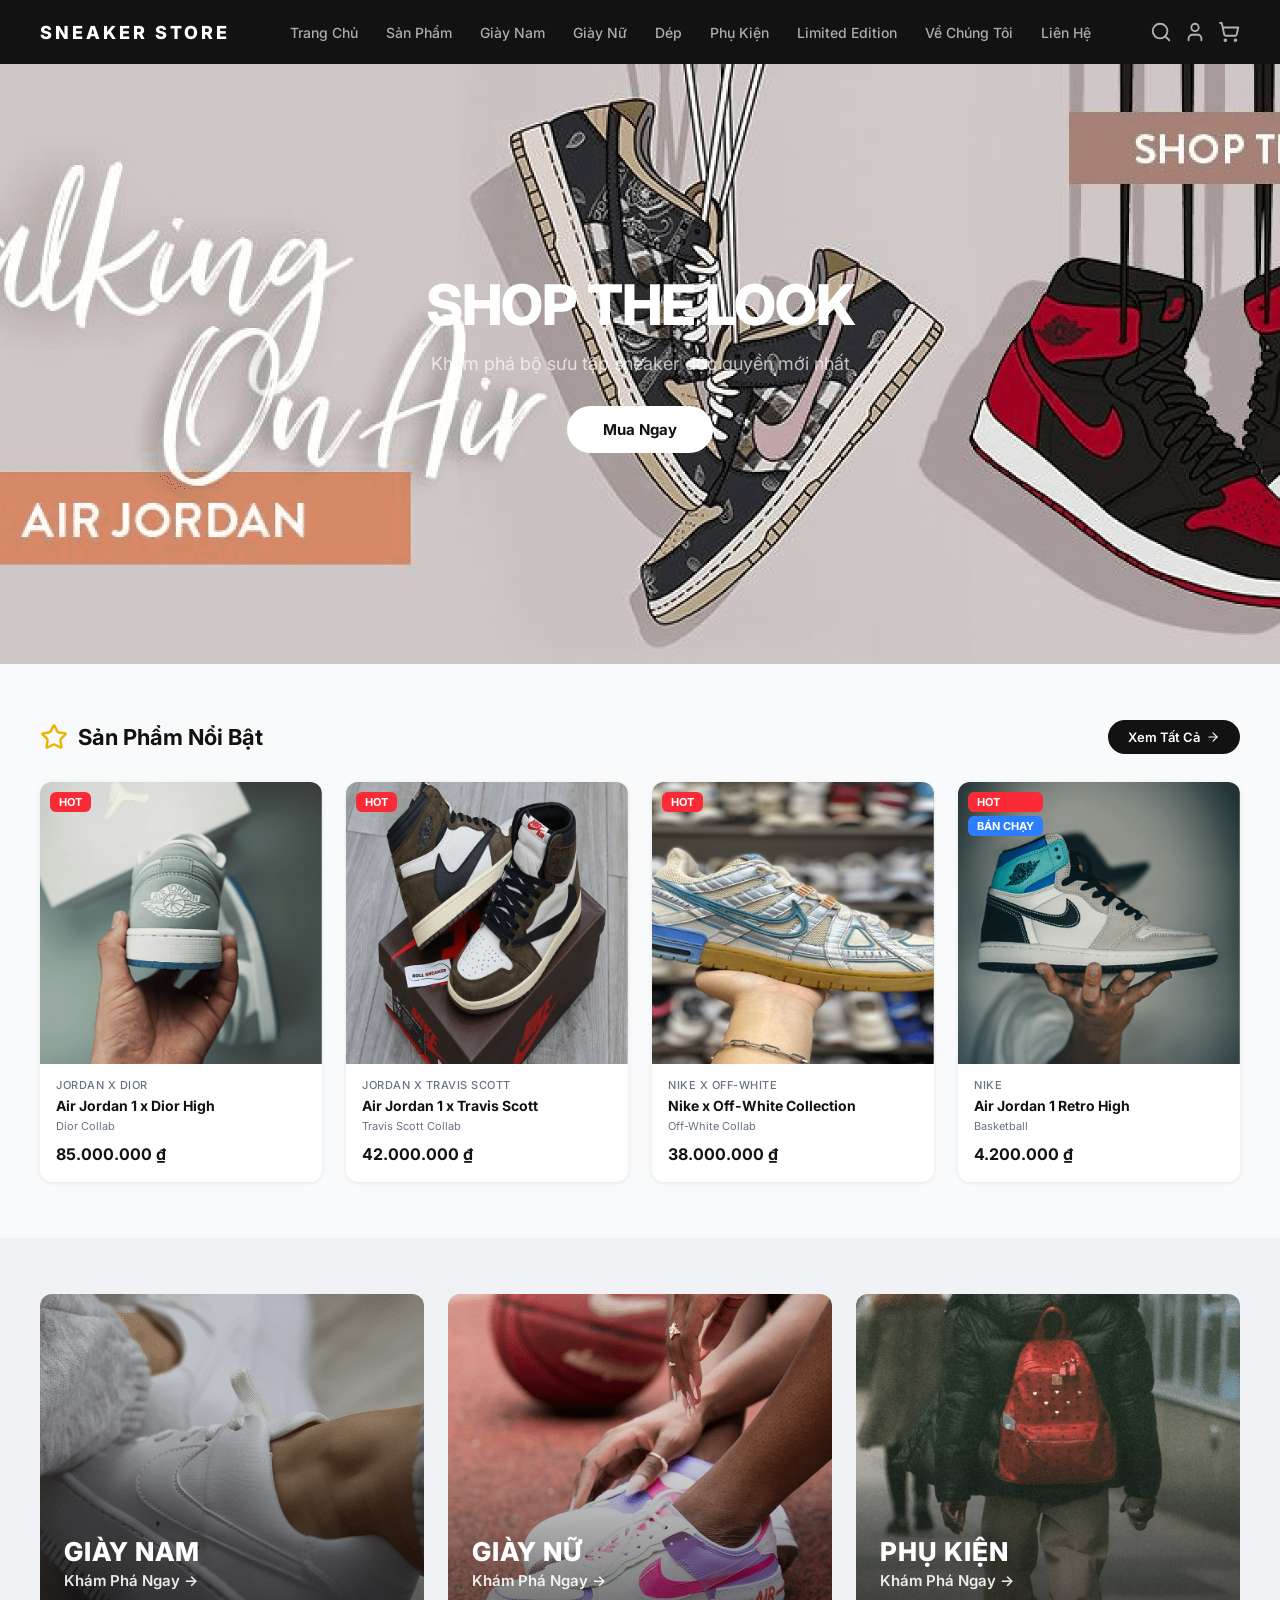
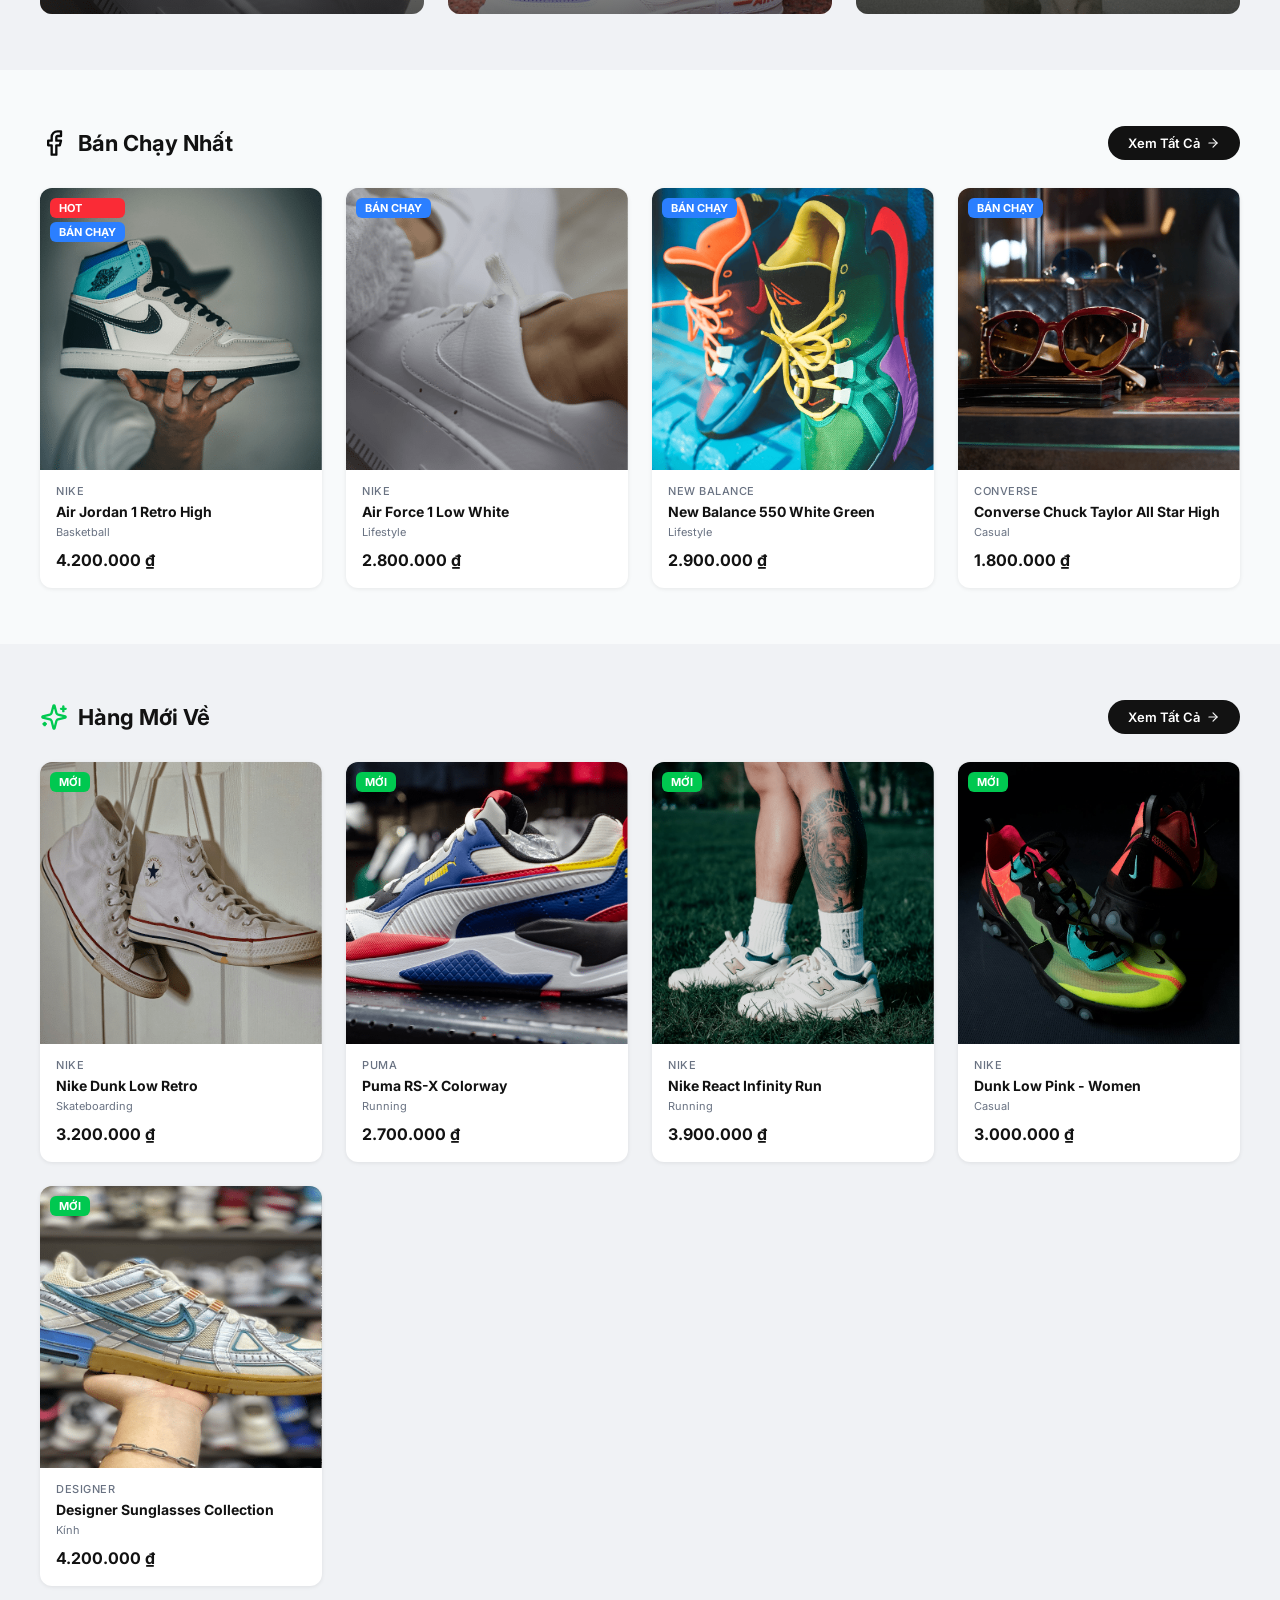
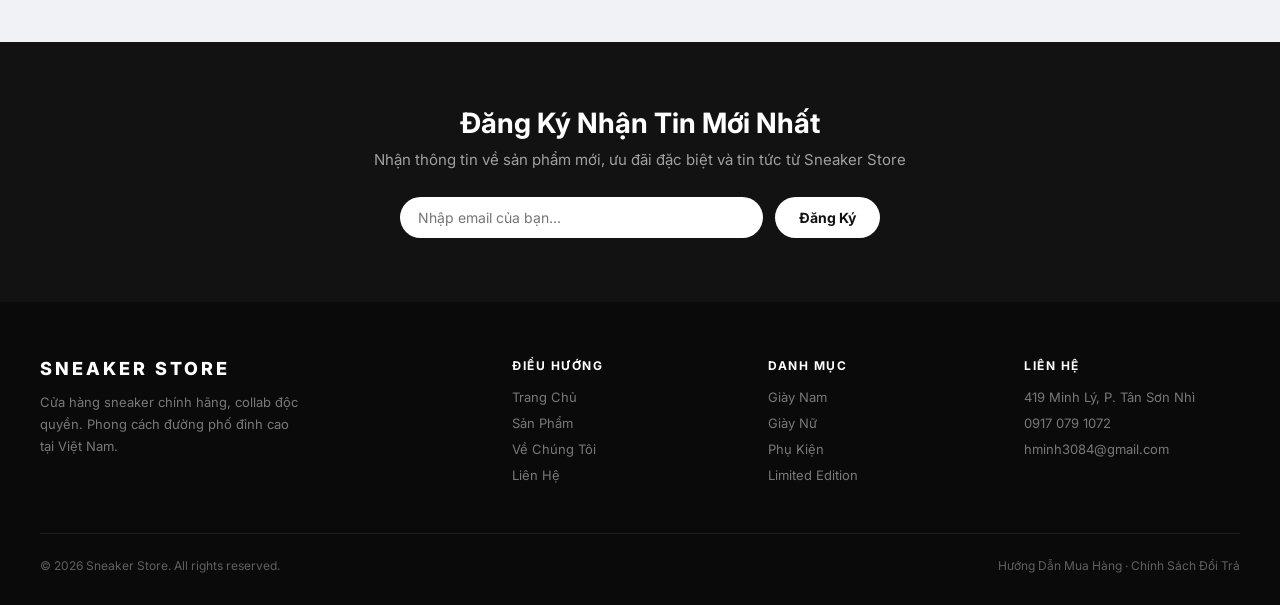
<file: index.html>
<!DOCTYPE html>
<html lang="vi">
  <head>
    <title>Sneaker Store</title>
    <meta name="viewport" content="width=device-width, initial-scale=1.0" />
    <meta charset="utf-8" />
    <link rel="stylesheet" href="https://fonts.googleapis.com/css2?family=Inter:wght@400;500;600;700;800&display=swap" />
    <link rel="stylesheet" href="./style.css" />
    <style>
      :root {
        --dark: #121212;
        --gray: #697282;
        --light: #f8fafb;
        --white: #ffffff;
        --red: #fa2b36;
        --blue: #2b7fff;
        --green: #00c850;
        --border: #e5e7eb;
      }
      * { box-sizing: border-box; margin: 0; padding: 0; }
      body { font-family: Inter, sans-serif; background: var(--light); color: var(--dark); }
      a { text-decoration: none; color: inherit; }
      img { display: block; max-width: 100%; }

      /* NAVBAR */
      .navbar {
        width: 100%; background: var(--dark); position: sticky; top: 0; z-index: 100;
        display: flex; align-items: center; justify-content: space-between;
        padding: 0 40px; height: 64px;
      }
      .navbar-logo { color: #fff; font-size: 18px; font-weight: 800; letter-spacing: 3px; }
      .navbar-links { display: flex; gap: 28px; align-items: center; }
      .navbar-links a { color: rgba(255,255,255,0.65); font-size: 14px; font-weight: 500; transition: color 0.2s; }
      .navbar-links a:hover { color: #fff; }
      .navbar-icons { display: flex; gap: 12px; align-items: center; }
      .navbar-icons img { width: 22px; height: 22px; filter: invert(1); opacity: 0.7; cursor: pointer; transition: opacity 0.2s; }
      .navbar-icons img:hover { opacity: 1; }

      /* HERO BANNER */
      .hero {
        width: 100%; height: 600px; position: relative; overflow: hidden;
        background: linear-gradient(90deg, #101727 0%, #354152 100%);
        display: flex; align-items: center; justify-content: center;
      }
      .hero-bg { position: absolute; inset: 0; width: 100%; height: 100%; object-fit: cover; opacity: 0.4; }
      .hero-overlay { position: absolute; inset: 0; width: 100%; height: 100%; object-fit: cover; z-index: 1; }
      .hero-content {
        position: relative; z-index: 2; text-align: center; max-width: 600px; padding: 0 24px;
      }
      .hero-content h1 { color: #fff; font-size: 56px; font-weight: 800; line-height: 1.1; letter-spacing: -1px; margin-bottom: 16px; }
      .hero-content p { color: rgba(255,255,255,0.7); font-size: 18px; margin-bottom: 32px; }
      .hero-btn {
        display: inline-block; padding: 14px 36px; background: #fff; color: var(--dark);
        border-radius: 32px; font-size: 15px; font-weight: 700; transition: all 0.2s;
      }
      .hero-btn:hover { background: #f0f0f0; transform: translateY(-2px); }

      /* CATEGORY BANNER */
      .section { width: 100%; padding: 56px 0; }
      .section-inner { max-width: 1400px; margin: 0 auto; padding: 0 40px; }
      .section-bg { background: #f0f2f5; }

      .section-header { display: flex; align-items: center; justify-content: space-between; margin-bottom: 28px; }
      .section-title { display: flex; align-items: center; gap: 10px; }
      .section-title img { width: 28px; height: 28px; }
      .section-title h2 { font-size: 22px; font-weight: 700; white-space: nowrap; }
      .btn-viewall {
        display: inline-flex; align-items: center; gap: 6px; padding: 9px 20px;
        background: var(--dark); color: #fff; border-radius: 24px;
        font-size: 13px; font-weight: 600; white-space: nowrap; transition: background 0.2s;
      }
      .btn-viewall:hover { background: #333; }
      .btn-viewall img { width: 14px; height: 14px; filter: invert(1); }

      /* PRODUCT GRID */
      .product-grid { display: grid; grid-template-columns: repeat(4, 1fr); gap: 24px; }
      @media(max-width: 1100px) { .product-grid { grid-template-columns: repeat(3, 1fr); } }
      @media(max-width: 767px) { .product-grid { grid-template-columns: repeat(2, 1fr); } .section-inner { padding: 0 20px; } .navbar { padding: 0 20px; } }
      @media(max-width: 479px) { .product-grid { grid-template-columns: 1fr; } }

      /* PRODUCT CARD */
      .pcard {
        background: var(--white); border-radius: 12px; overflow: hidden;
        box-shadow: 0 1px 4px rgba(0,0,0,0.08); transition: box-shadow 0.25s, transform 0.25s;
        display: flex; flex-direction: column;
      }
      .pcard:hover { box-shadow: 0 12px 32px rgba(0,0,0,0.16); transform: translateY(-5px); }
      .pcard-img {
        width: 100%; aspect-ratio: 1/1; background-size: cover; background-position: center;
        background-color: #eef0f3; position: relative; overflow: hidden;
      }
      .pcard:hover .pcard-img { filter: brightness(0.93); }
      .pcard-badges { position: absolute; top: 10px; left: 10px; display: flex; flex-direction: column; gap: 4px; z-index: 2; }
      .badge { padding: 3px 9px; border-radius: 6px; font-size: 11px; font-weight: 700; color: #fff; display: inline-block; }
      .badge-hot { background: var(--red); }
      .badge-new { background: var(--green); }
      .badge-sale { background: var(--blue); }
      .pcard-info { padding: 14px 16px 18px; display: flex; flex-direction: column; gap: 3px; flex: 1; }
      .pcard-brand { font-size: 11px; font-weight: 500; color: var(--gray); text-transform: uppercase; letter-spacing: 0.5px; }
      .pcard-name { font-size: 14px; font-weight: 700; color: var(--dark); line-height: 1.35; margin-top: 2px; }
      .pcard-cat { font-size: 11px; color: var(--gray); }
      .pcard-price { font-size: 16px; font-weight: 700; color: var(--dark); margin-top: 8px; }

      /* CATEGORY GRID */
      .cat-grid { display: grid; grid-template-columns: repeat(3, 1fr); gap: 24px; }
      @media(max-width: 767px) { .cat-grid { grid-template-columns: 1fr; } }
      .cat-card {
        border-radius: 12px; overflow: hidden; position: relative; height: 320px;
        display: block; transition: transform 0.25s;
      }
      .cat-card:hover { transform: scale(1.02); }
      .cat-card img { width: 100%; height: 100%; object-fit: cover; }
      .cat-card-overlay { position: absolute; inset: 0; background: linear-gradient(to top, rgba(0,0,0,0.55) 0%, transparent 60%); }
      .cat-card-info { position: absolute; bottom: 24px; left: 24px; color: #fff; }
      .cat-card-info h3 { font-size: 26px; font-weight: 800; letter-spacing: 1px; }
      .cat-card-info span { font-size: 15px; font-weight: 600; display: flex; align-items: center; gap: 6px; margin-top: 4px; opacity: 0.9; }

      /* NEWSLETTER */
      .newsletter { background: var(--dark); padding: 64px 40px; text-align: center; }
      .newsletter h2 { color: #fff; font-size: 28px; font-weight: 700; margin-bottom: 10px; }
      .newsletter p { color: rgba(255,255,255,0.6); font-size: 15px; margin-bottom: 28px; }
      .newsletter-form { display: flex; gap: 12px; max-width: 480px; margin: 0 auto; }
      .newsletter-form input {
        flex: 1; padding: 12px 18px; border-radius: 32px; border: none; outline: none;
        font-size: 14px; font-family: Inter, sans-serif;
      }
      .newsletter-form button {
        padding: 12px 24px; background: #fff; color: var(--dark); border: none;
        border-radius: 32px; font-size: 14px; font-weight: 700; cursor: pointer;
        font-family: Inter, sans-serif; white-space: nowrap; transition: background 0.2s;
      }
      .newsletter-form button:hover { background: #e0e0e0; }

      /* FOOTER */
      .footer { background: #0a0a0a; padding: 56px 40px 32px; }
      .footer-inner { max-width: 1400px; margin: 0 auto; display: grid; grid-template-columns: 2fr 1fr 1fr 1fr; gap: 40px; }
      @media(max-width: 767px) { .footer-inner { grid-template-columns: 1fr 1fr; } }
      .footer-brand { font-size: 18px; font-weight: 800; color: #fff; letter-spacing: 3px; margin-bottom: 12px; }
      .footer-desc { font-size: 13px; color: rgba(255,255,255,0.45); line-height: 1.7; max-width: 260px; }
      .footer-col h4 { color: #fff; font-size: 12px; font-weight: 700; letter-spacing: 1.5px; text-transform: uppercase; margin-bottom: 16px; }
      .footer-col a { display: block; color: rgba(255,255,255,0.45); font-size: 13px; margin-bottom: 10px; transition: color 0.2s; }
      .footer-col a:hover { color: #fff; }
      .footer-bottom { max-width: 1400px; margin: 40px auto 0; padding-top: 24px; border-top: 1px solid rgba(255,255,255,0.08); display: flex; justify-content: space-between; align-items: center; flex-wrap: wrap; gap: 12px; }
      .footer-bottom span { color: rgba(255,255,255,0.35); font-size: 12px; }
    </style>
  </head>
  <body>

    <!-- NAVBAR -->
    <nav class="navbar">
      <a href="./index.html" class="navbar-logo">SNEAKER STORE</a>
      <div class="navbar-links">
        <a href="./index.html">Trang Chủ</a>
        <a href="./product.html">Sản Phẩm</a>
        <a href="./product.html">Giày Nam</a>
        <a href="./product.html">Giày Nữ</a>
        <a href="./product.html">Dép</a>
        <a href="./product.html">Phụ Kiện</a>
        <a href="./product.html">Limited Edition</a>
        <a href="#">Về Chúng Tôi</a>
        <a href="#">Liên Hệ</a>
      </div>
      <div class="navbar-icons">
        <img src="public/frame4625-l1uh.svg" alt="search" />
        <img src="public/frame4629-6krm.svg" alt="cart" />
        <a href="./product.html"><img src="public/frame4636-nhxb.svg" alt="user" /></a>
      </div>
    </nav>

    <!-- HERO BANNER -->
    <div class="hero">
      <img src="public/divabsolute415-t9wq-1600w.png" alt="" class="hero-bg" />
      <img src="public/divabsolute417-fo9i-1600w.png" alt="" class="hero-overlay" />
      <div class="hero-content">
        <h1>SHOP THE LOOK</h1>
        <p>Khám phá bộ sưu tập sneaker độc quyền mới nhất</p>
        <a href="./product.html" class="hero-btn">Mua Ngay</a>
      </div>
    </div>

    <!-- SẢN PHẨM NỔI BẬT -->
    <div class="section">
      <div class="section-inner">
        <div class="section-header">
          <div class="section-title">
            <img src="public/frame464-9p2j.svg" alt="" />
            <h2>Sản Phẩm Nổi Bật</h2>
          </div>
          <a href="./product.html" class="btn-viewall">
            Xem Tất Cả <img src="public/frame481-i08c.svg" alt="" />
          </a>
        </div>
        <div class="product-grid">
          <a href="./product-detail.html?id=1" class="pcard">
            <div class="pcard-img" style="background-image:url('public/tq_gquycljss2-6i4w-1500w.png')">
              <div class="pcard-badges"><span class="badge badge-hot">HOT</span></div>
            </div>
            <div class="pcard-info">
              <div class="pcard-brand">Jordan x Dior</div>
              <div class="pcard-name">Air Jordan 1 x Dior High</div>
              <div class="pcard-cat">Dior Collab</div>
              <div class="pcard-price">85.000.000 ₫</div>
            </div>
          </a>
          <a href="./product-detail.html?id=2" class="pcard">
            <div class="pcard-img" style="background-image:url('public/tq_ypwzdgntei-cghv-1500w.png')">
              <div class="pcard-badges"><span class="badge badge-hot">HOT</span></div>
            </div>
            <div class="pcard-info">
              <div class="pcard-brand">Jordan x Travis Scott</div>
              <div class="pcard-name">Air Jordan 1 x Travis Scott</div>
              <div class="pcard-cat">Travis Scott Collab</div>
              <div class="pcard-price">42.000.000 ₫</div>
            </div>
          </a>
          <a href="./product-detail.html?id=3" class="pcard">
            <div class="pcard-img" style="background-image:url('public/tq_arooc0aocm-oerl-1500w.png')">
              <div class="pcard-badges"><span class="badge badge-hot">HOT</span></div>
            </div>
            <div class="pcard-info">
              <div class="pcard-brand">Nike x Off-White</div>
              <div class="pcard-name">Nike x Off-White Collection</div>
              <div class="pcard-cat">Off-White Collab</div>
              <div class="pcard-price">38.000.000 ₫</div>
            </div>
          </a>
          <a href="./product-detail.html?id=4" class="pcard">
            <div class="pcard-img" style="background-image:url('public/tq_8yjdzrca_d-749q-1500w.png')">
              <div class="pcard-badges"><span class="badge badge-hot">HOT</span><span class="badge badge-sale">BÁN CHẠY</span></div>
            </div>
            <div class="pcard-info">
              <div class="pcard-brand">Nike</div>
              <div class="pcard-name">Air Jordan 1 Retro High</div>
              <div class="pcard-cat">Basketball</div>
              <div class="pcard-price">4.200.000 ₫</div>
            </div>
          </a>
        </div>
      </div>
    </div>

    <!-- DANH MỤC -->
    <div class="section section-bg">
      <div class="section-inner">
        <div class="cat-grid">
          <a href="./product.html" class="cat-card">
            <img src="public/divabsolute4196-4n2w-400h.png" alt="Giày Nam" />
            <div class="cat-card-overlay"></div>
            <div class="cat-card-info">
              <h3>GIÀY NAM</h3>
              <span>Khám Phá Ngay →</span>
            </div>
          </a>
          <a href="./product.html" class="cat-card">
            <img src="public/divabsolute4210-uw9-400h.png" alt="Giày Nữ" />
            <div class="cat-card-overlay"></div>
            <div class="cat-card-info">
              <h3>GIÀY NỮ</h3>
              <span>Khám Phá Ngay →</span>
            </div>
          </a>
          <a href="./product.html" class="cat-card">
            <img src="public/divabsolute4224-kh5j-400h.png" alt="Phụ Kiện" />
            <div class="cat-card-overlay"></div>
            <div class="cat-card-info">
              <h3>PHỤ KIỆN</h3>
              <span>Khám Phá Ngay →</span>
            </div>
          </a>
        </div>
      </div>
    </div>

    <!-- BÁN CHẠY NHẤT -->
    <div class="section">
      <div class="section-inner">
        <div class="section-header">
          <div class="section-title">
            <img src="public/frame4511-jtv.svg" alt="" />
            <h2>Bán Chạy Nhất</h2>
          </div>
          <a href="./product.html" class="btn-viewall">
            Xem Tất Cả <img src="public/frame4248-mruh.svg" alt="" />
          </a>
        </div>
        <div class="product-grid">
          <a href="./product-detail.html?id=4" class="pcard">
            <div class="pcard-img" style="background-image:url('public/tq_6jjjpnihgu-vif4-1500w.png')">
              <div class="pcard-badges"><span class="badge badge-hot">HOT</span><span class="badge badge-sale">BÁN CHẠY</span></div>
            </div>
            <div class="pcard-info">
              <div class="pcard-brand">Nike</div>
              <div class="pcard-name">Air Jordan 1 Retro High</div>
              <div class="pcard-cat">Basketball</div>
              <div class="pcard-price">4.200.000 ₫</div>
            </div>
          </a>
          <a href="./product-detail.html?id=6" class="pcard">
            <div class="pcard-img" style="background-image:url('public/tq_5cykavvul3-uaqp-1500w.png')">
              <div class="pcard-badges"><span class="badge badge-sale">BÁN CHẠY</span></div>
            </div>
            <div class="pcard-info">
              <div class="pcard-brand">Nike</div>
              <div class="pcard-name">Air Force 1 Low White</div>
              <div class="pcard-cat">Lifestyle</div>
              <div class="pcard-price">2.800.000 ₫</div>
            </div>
          </a>
          <a href="./product-detail.html?id=7" class="pcard">
            <div class="pcard-img" style="background-image:url('public/tq_c-d7d3r4hd-2ul9-1500w.png')">
              <div class="pcard-badges"><span class="badge badge-sale">BÁN CHẠY</span></div>
            </div>
            <div class="pcard-info">
              <div class="pcard-brand">New Balance</div>
              <div class="pcard-name">New Balance 550 White Green</div>
              <div class="pcard-cat">Lifestyle</div>
              <div class="pcard-price">2.900.000 ₫</div>
            </div>
          </a>
          <a href="./product-detail.html?id=12" class="pcard">
            <div class="pcard-img" style="background-image:url('public/tq_pwie4moijp-dvj-1500w.png')">
              <div class="pcard-badges"><span class="badge badge-sale">BÁN CHẠY</span></div>
            </div>
            <div class="pcard-info">
              <div class="pcard-brand">Converse</div>
              <div class="pcard-name">Converse Chuck Taylor All Star High</div>
              <div class="pcard-cat">Casual</div>
              <div class="pcard-price">1.800.000 ₫</div>
            </div>
          </a>
        </div>
      </div>
    </div>

    <!-- HÀNG MỚI VỀ -->
    <div class="section section-bg">
      <div class="section-inner">
        <div class="section-header">
          <div class="section-title">
            <img src="public/frame4348-u8d8.svg" alt="" />
            <h2>Hàng Mới Về</h2>
          </div>
          <a href="./product.html" class="btn-viewall">
            Xem Tất Cả <img src="public/frame4361-alga.svg" alt="" />
          </a>
        </div>
        <div class="product-grid">
          <a href="./product-detail.html?id=7" class="pcard">
            <div class="pcard-img" style="background-image:url('public/tq_cloclj0emi-9eh4-1500w.png')">
              <div class="pcard-badges"><span class="badge badge-new">MỚI</span></div>
            </div>
            <div class="pcard-info">
              <div class="pcard-brand">Nike</div>
              <div class="pcard-name">Nike Dunk Low Retro</div>
              <div class="pcard-cat">Skateboarding</div>
              <div class="pcard-price">3.200.000 ₫</div>
            </div>
          </a>
          <a href="./product-detail.html?id=8" class="pcard">
            <div class="pcard-img" style="background-image:url('public/tq_fyln7pxnuw-wl3s-1500w.png')">
              <div class="pcard-badges"><span class="badge badge-new">MỚI</span></div>
            </div>
            <div class="pcard-info">
              <div class="pcard-brand">Puma</div>
              <div class="pcard-name">Puma RS-X Colorway</div>
              <div class="pcard-cat">Running</div>
              <div class="pcard-price">2.700.000 ₫</div>
            </div>
          </a>
          <a href="./product-detail.html?id=9" class="pcard">
            <div class="pcard-img" style="background-image:url('public/tq_o862czeini-d7ov-1500w.png')">
              <div class="pcard-badges"><span class="badge badge-new">MỚI</span></div>
            </div>
            <div class="pcard-info">
              <div class="pcard-brand">Nike</div>
              <div class="pcard-name">Nike React Infinity Run</div>
              <div class="pcard-cat">Running</div>
              <div class="pcard-price">3.900.000 ₫</div>
            </div>
          </a>
          <a href="./product-detail.html?id=10" class="pcard">
            <div class="pcard-img" style="background-image:url('public/tq_g8dv8a-j3u-8vjj-1500w.png')">
              <div class="pcard-badges"><span class="badge badge-new">MỚI</span></div>
            </div>
            <div class="pcard-info">
              <div class="pcard-brand">Nike</div>
              <div class="pcard-name">Dunk Low Pink - Women</div>
              <div class="pcard-cat">Casual</div>
              <div class="pcard-price">3.000.000 ₫</div>
            </div>
          </a>
          <a href="./product-detail.html?id=11" class="pcard">
            <div class="pcard-img" style="background-image:url('public/tq_arooc0aocm-oerl-1500w.png')">
              <div class="pcard-badges"><span class="badge badge-new">MỚI</span></div>
            </div>
            <div class="pcard-info">
              <div class="pcard-brand">Designer</div>
              <div class="pcard-name">Designer Sunglasses Collection</div>
              <div class="pcard-cat">Kính</div>
              <div class="pcard-price">4.200.000 ₫</div>
            </div>
          </a>
        </div>
      </div>
    </div>

    <!-- NEWSLETTER -->
    <div class="newsletter">
      <h2>Đăng Ký Nhận Tin Mới Nhất</h2>
      <p>Nhận thông tin về sản phẩm mới, ưu đãi đặc biệt và tin tức từ Sneaker Store</p>
      <div class="newsletter-form">
        <input type="email" placeholder="Nhập email của bạn..." />
        <button>Đăng Ký</button>
      </div>
    </div>

    <!-- FOOTER -->
    <footer class="footer">
      <div class="footer-inner">
        <div>
          <div class="footer-brand">SNEAKER STORE</div>
          <div class="footer-desc">Cửa hàng sneaker chính hãng, collab độc quyền. Phong cách đường phố đỉnh cao tại Việt Nam.</div>
        </div>
        <div class="footer-col">
          <h4>Điều Hướng</h4>
          <a href="./index.html">Trang Chủ</a>
          <a href="./product.html">Sản Phẩm</a>
          <a href="#">Về Chúng Tôi</a>
          <a href="#">Liên Hệ</a>
        </div>
        <div class="footer-col">
          <h4>Danh Mục</h4>
          <a href="./product.html">Giày Nam</a>
          <a href="./product.html">Giày Nữ</a>
          <a href="./product.html">Phụ Kiện</a>
          <a href="./product.html">Limited Edition</a>
        </div>
        <div class="footer-col">
          <h4>Liên Hệ</h4>
          <a href="#">419 Minh Lý, P. Tân Sơn Nhì</a>
          <a href="#">0917 079 1072</a>
          <a href="#">hminh3084@gmail.com</a>
        </div>
      </div>
      <div class="footer-bottom">
        <span>© 2026 Sneaker Store. All rights reserved.</span>
        <span>Hướng Dẫn Mua Hàng · Chính Sách Đổi Trả</span>
      </div>
    </footer>

  </body>
</html>
</file>
<file: style.css>
:root {
  --dl-layout-size-large: 144px;
  --dl-layout-size-small: 48px;
  --dl-layout-space-unit: 16px;
  --dl-layout-size-medium: 96px;
  --dl-layout-size-xlarge: 192px;
  --dl-layout-size-xsmall: 16px;
  --dl-color-theme-accent1: #FFFFFF;
  --dl-color-theme-accent2: #F5D1B0;
  --dl-layout-radius-round: 50%;
  --dl-layout-size-xxlarge: 288px;
  --dl-color-theme-primary1: #BF4408;
  --dl-color-theme-primary2: #E65103;
  --dl-layout-size-maxwidth: 1400px;
  --dl-layout-radius-radius2: 2px;
  --dl-layout-radius-radius4: 4px;
  --dl-layout-radius-radius8: 8px;
  --dl-layout-space-halfunit: 8px;
  --dl-layout-space-sixunits: 96px;
  --dl-layout-space-twounits: 32px;
  --dl-color-theme-secondary1: #FFFFFF;
  --dl-color-theme-secondary2: #FBF1EB;
  --dl-layout-space-fiveunits: 80px;
  --dl-layout-space-fourunits: 64px;
  --dl-layout-space-threeunits: 48px;
  --dl-color-theme-neutral-dark: #191818;
  --dl-layout-radius-cardradius: 8px;
  --dl-color-theme-neutral-light: #FBFAF9;
  --dl-color-www.figma.com-black: rgba(0, 0, 0, 1);
  --dl-color-www.figma.com-white: rgba(255, 255, 255, 1);
  --dl-layout-radius-imageradius: 8px;
  --dl-layout-radius-inputradius: 24px;
  --dl-layout-radius-buttonradius: 24px;
  --dl-color-www.figma.com-black10: rgba(0, 0, 0, 0.10000000149011612);
  --dl-color-www.figma.com-black50: rgba(0, 0, 0, 0.5);
  --dl-color-www.figma.com-codgray: rgba(10, 10, 10, 1);
  --dl-color-www.figma.com-mischka: rgba(208, 213, 219, 1);
  --dl-color-www.figma.com-palesky: rgba(105, 114, 130, 1);
  --dl-color-www.figma.com-riverbed: rgba(73, 85, 101, 1);
  --dl-layout-space-oneandhalfunits: 24px;
  --dl-color-www.figma.com-malachite: rgba(0, 200, 80, 1);
  --dl-color-www.figma.com-redorange: rgba(250, 43, 54, 1);
  --dl-color-www.figma.com-athensgray: rgba(248, 250, 251, 1);
  --dl-color-www.figma.com-dodgerblue: rgba(43, 127, 255, 1);
  --dl-color-www.figma.com-codgraywhite: rgba(18, 18, 18, 1);
  --dl-color-www.figma.com-selectiveyellow: rgba(239, 176, 0, 1);
}
 
.button {
  color: var(--dl-color-theme-neutral-dark);
  display: inline-block;
  padding: 0.5rem 1rem;
  border-color: var(--dl-color-theme-neutral-dark);
  border-width: 1px;
  border-radius: 4px;
  background-color: var(--dl-color-theme-neutral-light);
}
 
.input {
  color: var(--dl-color-theme-neutral-dark);
  cursor: auto;
  padding: 0.5rem 1rem;
  border-color: var(--dl-color-theme-neutral-dark);
  border-width: 1px;
  border-radius: 4px;
  background-color: var(--dl-color-theme-neutral-light);
}
 
.textarea {
  color: var(--dl-color-theme-neutral-dark);
  cursor: auto;
  padding: 0.5rem;
  border-color: var(--dl-color-theme-neutral-dark);
  border-width: 1px;
  border-radius: 4px;
  background-color: var(--dl-color-theme-neutral-light);
}
 
.list {
  width: 100%;
  margin: 1em 0px 1em 0px;
  display: block;
  padding: 0px 0px 0px 1.5rem;
  list-style-type: none;
  list-style-position: outside;
}
 
.list-item {
  display: list-item;
}
 
.teleport-show {
  display: flex !important;
  transform: none !important;
}
 
.thq-input {
  color: var(--dl-color-theme-neutral-dark);
  cursor: auto;
  outline: none;
  padding: 0.5rem 1rem;
  align-self: stretch;
  text-align: center;
  border-color: var(--dl-color-theme-neutral-dark);
  border-width: 1px;
  border-radius: var(--dl-layout-radius-inputradius);
  background-color: var(--dl-color-theme-neutral-light);
}
 
.thq-input:focus {
  outline: 1px solid var(--dl-color-theme-primary1);
}
 
.thq-button-filled {
  gap: var(--dl-layout-space-halfunit);
  fill: var(--dl-color-theme-secondary1);
  color: var(--dl-color-theme-secondary1);
  cursor: pointer;
  display: flex;
  transition: 0.3s;
  align-items: center;
  font-weight: bold;
  padding-top: var(--dl-layout-space-halfunit);
  white-space: nowrap;
  border-color: var(--dl-color-theme-primary1);
  border-width: 1px;
  padding-left: var(--dl-layout-space-oneandhalfunits);
  border-radius: var(--dl-layout-radius-buttonradius);
  padding-right: var(--dl-layout-space-oneandhalfunits);
  padding-bottom: var(--dl-layout-space-halfunit);
  justify-content: center;
  background-color: var(--dl-color-theme-primary1);
}
 
.thq-button-filled:hover {
  fill: var(--dl-color-theme-secondary2);
  color: var(--dl-color-theme-secondary2);
  border-color: var(--dl-color-theme-primary2);
  background-color: var(--dl-color-theme-primary2);
}
 
.thq-button-outline {
  gap: var(--dl-layout-space-halfunit);
  fill: var(--dl-color-theme-primary1);
  color: var(--dl-color-theme-primary1);
  border: 1px solid;
  cursor: pointer;
  display: flex;
  transition: 0.3s;
  align-items: center;
  font-weight: bold;
  padding-top: var(--dl-layout-space-halfunit);
  white-space: nowrap;
  border-color: var(--dl-color-theme-primary1);
  padding-left: var(--dl-layout-space-oneandhalfunits);
  border-radius: var(--dl-layout-radius-buttonradius);
  padding-right: var(--dl-layout-space-oneandhalfunits);
  padding-bottom: var(--dl-layout-space-halfunit);
  justify-content: center;
}
 
.thq-button-outline:hover {
  fill: var(--dl-color-theme-secondary2);
  color: var(--dl-color-theme-secondary2);
  border-color: var(--dl-color-theme-primary2);
  background-color: var(--dl-color-theme-primary2);
}
 
.thq-button-flat {
  gap: var(--dl-layout-space-halfunit);
  fill: var(--dl-color-theme-primary1);
  color: var(--dl-color-theme-primary1);
  cursor: pointer;
  display: flex;
  transition: 0.3s;
  align-items: center;
  font-weight: bold;
  padding-top: var(--dl-layout-space-halfunit);
  white-space: nowrap;
  border-color: transparent;
  border-width: 1px;
  padding-left: var(--dl-layout-space-oneandhalfunits);
  border-radius: var(--dl-layout-radius-buttonradius);
  padding-right: var(--dl-layout-space-oneandhalfunits);
  padding-bottom: var(--dl-layout-space-halfunit);
  justify-content: center;
}
 
.thq-button-flat:hover {
  fill: var(--dl-color-theme-secondary1);
  color: var(--dl-color-theme-secondary1);
  border-color: var(--dl-color-theme-primary2);
  background-color: var(--dl-color-theme-primary2);
}
 
.thq-heading-1 {
  font-size: 48px;
  font-family: STIX Two Text;
  font-weight: 700;
  line-height: 1.5;
}
 
.thq-heading-2 {
  font-size: 35px;
  font-family: STIX Two Text;
  font-weight: 600;
  line-height: 1.5;
}
 
.thq-heading-3 {
  font-size: 26px;
  font-family: STIX Two Text;
  font-weight: 600;
  line-height: 1.5;
}
 
.thq-body-large {
  font-size: 18px;
  font-family: Noto Sans;
  line-height: 1.5;
}
 
.thq-body-small {
  font-size: 16px;
  font-family: Noto Sans;
  line-height: 1.5;
}
 
.thq-team-image-round {
  width: 80px;
  height: 80px;
  object-fit: cover;
  border-radius: 50%;
}
 
.thq-section-padding {
  width: 100%;
  display: flex;
  padding: var(--dl-layout-space-fiveunits);
  position: relative;
  align-items: center;
  flex-direction: column;
}
 
.thq-section-max-width {
  width: 100%;
  max-width: var(--dl-layout-size-maxwidth);
}
 
.thq-img-ratio-1-1 {
  width: 100%;
  object-fit: cover;
  aspect-ratio: 1/1;
  border-radius: var(--dl-layout-radius-imageradius);
}
 
.thq-img-ratio-16-9 {
  width: 100%;
  object-fit: cover;
  aspect-ratio: 16/9;
  border-radius: var(--dl-layout-radius-imageradius);
}
 
.thq-img-ratio-4-3 {
  width: 100%;
  object-fit: cover;
  aspect-ratio: 4/3;
  border-radius: var(--dl-layout-radius-imageradius);
}
 
.thq-img-ratio-4-6 {
  width: 100%;
  object-fit: cover;
  aspect-ratio: 4/6;
  border-radius: var(--dl-layout-radius-imageradius);
}
 
.thq-img-round {
  width: 100%;
  border-radius: var(--dl-layout-radius-round);
}
 
.thq-flex-column {
  gap: var(--dl-layout-space-twounits);
  display: flex;
  overflow: hidden;
  position: relative;
  align-items: center;
  flex-direction: column;
}
 
.thq-flex-row {
  gap: var(--dl-layout-space-twounits);
  display: flex;
  overflow: hidden;
  position: relative;
  align-items: center;
}
 
.thq-grid-6 {
  display: grid;
  grid-gap: var(--dl-layout-space-twounits);
  grid-template-columns: 1fr 1fr 1fr 1fr 1fr 1fr;
}
 
.thq-grid-5 {
  display: grid;
  grid-gap: var(--dl-layout-space-twounits);
  grid-template-columns: 1fr 1fr 1fr 1fr 1fr;
}
 
.thq-card {
  gap: var(--dl-layout-space-oneandhalfunits);
  display: flex;
  padding: var(--dl-layout-space-twounits);
  align-items: stretch;
  border-radius: var(--dl-layout-radius-cardradius);
  flex-direction: column;
}
 
.thq-box-shadow {
  box-shadow: 0px 0px 5px -2px var(--dl-color-theme-neutral-dark);
}
 
.thq-grid-3 {
  display: grid;
  grid-gap: var(--dl-layout-space-twounits);
  grid-template-columns: 1fr 1fr 1fr;
}
 
.thq-grid-4 {
  display: grid;
  grid-gap: var(--dl-layout-space-twounits);
  grid-template-columns: 1fr 1fr 1fr 1fr;
}
 
.thq-grid-2 {
  width: 100%;
  display: grid;
  grid-gap: var(--dl-layout-space-twounits);
  grid-template-columns: 1fr 1fr;
}
 
.thq-checkbox {
  width: var(--dl-layout-size-xsmall);
  height: var(--dl-layout-size-xsmall);
}
 
.thq-select {
  cursor: pointer;
  appearance: none;
  padding-top: var(--dl-layout-space-halfunit);
  padding-left: var(--dl-layout-space-unit);
  border-radius: var(--dl-layout-radius-inputradius);
  padding-right: var(--dl-layout-space-twounits);
  padding-bottom: var(--dl-layout-space-halfunit);
  background-color: var(--dl-color-theme-neutral-light);
  background-image: url('data:image/svg+xml;charset=US-ASCII,%3Csvg width%3D%2220%22 height%3D%2220%22 xmlns%3D%22http%3A//www.w3.org/2000/svg%22 viewBox%3D%220 0 20 20%22 fill%3D%22%23000%22%3E%3Cpath d%3D%22M4.293 7.293a1 1 0 011.414 0L10 11.586l4.293-4.293a1 1 0 111.414 1.414l-5 5a1 1 0 01-1.414 0l-5-5a1 1 0 010-1.414z%22/%3E%3C/svg%3E');
  background-repeat: no-repeat;
  background-position: right 8px center;
}
 
.thq-divider-horizontal {
  width: 100%;
  height: 1px;
  background-color: var(--dl-color-theme-neutral-dark);
}
 
.thq-icon-small {
  width: 24px;
  height: 24px;
}
 
.thq-button-icon {
  fill: var(--dl-color-theme-secondary1);
  padding: 3px;
  transition: 0.3s;
  border-radius: var(--dl-layout-radius-round);
}
 
.thq-button-icon:hover {
  fill: var(--dl-color-theme-secondary2);
}
 
.thq-icon-medium {
  width: var(--dl-layout-size-small);
  height: var(--dl-layout-size-small);
}
 
.thq-icon-x-small {
  width: var(--dl-layout-size-xsmall);
  height: var(--dl-layout-size-xsmall);
}
 
.thq-link {
  cursor: pointer;
  display: inline-block;
  overflow: hidden;
  background: linear-gradient(to right, var(--dl-color-theme-primary1) 50%, var(--dl-color-theme-neutral-dark) 50%);
  transition: background-position 300ms ease;
  font-weight: 600;
  background-clip: text;
  background-size: 200% 100%;
  background-position: 100%;
  -webkit-text-fill-color: transparent;
}
 
.thq-link:hover {
  background-position: 0 100%;
}
 
.thq-grid-auto-300 {
  display: grid;
  grid-gap: var(--dl-layout-space-oneandhalfunits);
  grid-template-columns: repeat(auto-fit, minmax(300px, 1fr));
}
 
.thq-animated-group-vertical-reverse {
  gap: var(--dl-layout-space-unit);
  width: 100%;
  display: flex;
  animation: scroll-y 20s linear infinite;
  align-items: flex-start;
  flex-direction: column;
  justify-content: space-around;
  animation-direction: reverse;
}
 
.thq-animated-group-horizontal-reverse {
  gap: var(--dl-layout-space-unit);
  display: flex;
  animation: scroll-x 20s linear infinite;
  min-width: 100%;
  align-items: center;
  flex-shrink: 0;
  justify-content: space-around;
  animation-direction: reverse;
}
 
.thq-animated-group-vertical {
  gap: var(--dl-layout-space-unit);
  width: 100%;
  display: flex;
  animation: scroll-y 20s linear infinite;
  align-items: flex-start;
  flex-direction: column;
  justify-content: space-around;
}
 
.thq-animated-group-horizontal {
  gap: var(--dl-layout-space-unit);
  display: flex;
  animation: scroll-x 20s linear infinite;
  min-width: 100%;
  align-items: center;
  flex-shrink: 0;
  justify-content: space-around;
}
 
.thq-animated-group-container-vertical {
  gap: var(--dl-layout-space-unit);
  display: flex;
  overflow: hidden;
  flex-direction: column;
}
 
.thq-animated-group-container-horizontal {
  gap: var(--dl-layout-space-unit);
  display: flex;
  overflow: hidden;
}
 
.thq-mask-image-vertical {
  mask-image: linear-gradient(to bottom, transparent, black 1%, black 99%, transparent);
}
 
.thq-mask-image-horizontal {
  mask-image: linear-gradient(to right, transparent, black 1%, black 99%, transparent);
}
 
.thq-img-scale {
  transition: 0.3s;
}
 
.thq-img-scale:hover {
  scale: 1.05;
}
 
.thq-animated-card-bg-1 {
  width: 100%;
  height: 100%;
  transition: transform 0.3s;
  border-radius: var(--dl-layout-radius-cardradius);
  background-color: var(--dl-color-theme-accent1);
}
 
.thq-animated-card-bg-2 {
  transition: transform 0.3s;
  border-radius: var(--dl-layout-radius-cardradius);
  background-color: var(--dl-color-theme-accent2);
}
 
.thq-button-animated {
  outline: none;
  z-index: 1;
  overflow: hidden;
  position: relative;
  border-width: 2px;
}
 
.thq-input::placeholder {
  text-align: center;
  vertical-align: middle;
}
 
.thq-animated-group-container-vertical:hover div {
  animation-play-state: paused;
}
 
.thq-animated-group-container-horizontal:hover div {
  animation-play-state: paused;
}
 
.thq-animated-card-bg-2:has([data-animated="true"]:hover) {
  transform: translate3d(0px, 0px, 0px) scale3d(1, 1, 1) rotateX(0deg) rotateY(0deg) rotateZ(3deg) skew(0deg, 0deg);
}
 
.thq-animated-card-bg-1:has([data-animated="true"]:hover) {
  transform: translate3d(0px, 0px, 0px) scale3d(1, 1, 1) rotateX(0deg) rotateY(0deg) rotateZ(-6deg) skew(0deg, 0deg);
}
 
.thq-button-animated:before {
  top: 0;
  left: -20%;
  color: var(--dl-color-theme-neutral-light);
  width: 200%;
  height: 101%;
  content: "";
  z-index: 1;
  position: absolute;
  transform: scaleX(0);
  transition: transform 0.5s;
  border-radius: var(--dl-layout-radius-buttonradius);
  background-color: var(--dl-color-theme-neutral-dark);
  transform-origin: 0 0;
  transition-timing-function: cubic-bezier(0.5, 1.6, 0.4, 0.7);
}
 
.thq-button-animated:hover::before {
  color: var(--dl-color-theme-neutral-light);
  z-index: -1;
  transform: scaleX(1);
}
 
.Content {
  font-size: 16px;
  font-family: Inter;
  font-weight: 400;
  line-height: 1.15;
  text-transform: none;
  text-decoration: none;
}
 
.www\.figma\.comInterBold {
  font-size: 15.300000190734863px;
  font-style: normal;
  font-family: Inter;
  font-weight: 700px;
  font-stretch: normal;
  letter-spacing: 0em;
}
 
.www\.figma\.comInterBold1 {
  font-size: 15.600000381469727px;
  font-style: normal;
  font-family: Inter;
  font-weight: 700px;
  font-stretch: normal;
  letter-spacing: 0em;
}
 
.www\.figma\.comInterBold2 {
  font-size: 15.899999618530273px;
  font-style: normal;
  font-family: Inter;
  font-weight: 700px;
  font-stretch: normal;
  letter-spacing: 0em;
}
 
.www\.figma\.comInterBold3 {
  font-size: 17.899999618530273px;
  font-style: normal;
  font-family: Inter;
  font-weight: 700px;
  font-stretch: normal;
  letter-spacing: 0em;
}
 
.www\.figma\.comInterBold4 {
  font-size: 18px;
  font-style: normal;
  font-family: Inter;
  font-weight: 700px;
  font-stretch: normal;
  letter-spacing: 0em;
}
 
.www\.figma\.comInterBold5 {
  font-size: 20px;
  font-style: normal;
  font-family: Inter;
  font-weight: 700px;
  font-stretch: normal;
  letter-spacing: 0em;
}
 
.www\.figma\.comInterBold6 {
  font-size: 29.5px;
  font-style: normal;
  font-family: Inter;
  font-weight: 700px;
  font-stretch: normal;
  letter-spacing: 0em;
}
 
.www\.figma\.comInterBold7 {
  font-size: 29.600000381469727px;
  font-style: normal;
  font-family: Inter;
  font-weight: 700px;
  font-stretch: normal;
  letter-spacing: 0em;
}
 
.www\.figma\.comInterBold8 {
  font-size: 29.799999237060547px;
  font-style: normal;
  font-family: Inter;
  font-weight: 700px;
  font-stretch: normal;
  letter-spacing: 0em;
}
 
.www\.figma\.comInterBold9 {
  font-size: 29.899999618530273px;
  font-style: normal;
  font-family: Inter;
  font-weight: 700px;
  font-stretch: normal;
  letter-spacing: 0em;
}
 
.www\.figma\.comInterBold10 {
  font-size: 30px;
  font-style: normal;
  font-family: Inter;
  font-weight: 700px;
  font-stretch: normal;
  letter-spacing: 0em;
}
 
.www\.figma\.comInterMedium {
  font-size: 12.899999618530273px;
  font-style: normal;
  font-family: Inter;
  font-weight: 500px;
  font-stretch: normal;
  letter-spacing: 0em;
}
 
.www\.figma\.comInterMedium1 {
  font-size: 13.300000190734863px;
  font-style: normal;
  font-family: Inter;
  font-weight: 500px;
  font-stretch: normal;
  letter-spacing: 0em;
}
 
.www\.figma\.comInterMedium2 {
  font-size: 13.199999809265137px;
  font-style: normal;
  font-family: Inter;
  font-weight: 500px;
  font-stretch: normal;
  letter-spacing: 0em;
}
 
.www\.figma\.comInterMedium3 {
  font-size: 13.5px;
  font-style: normal;
  font-family: Inter;
  font-weight: 500px;
  font-stretch: normal;
  letter-spacing: 0em;
}
 
.www\.figma\.comInterMedium4 {
  font-size: 13.699999809265137px;
  font-style: normal;
  font-family: Inter;
  font-weight: 500px;
  font-stretch: normal;
  letter-spacing: 0em;
}
 
.www\.figma\.comInterRegular {
  font-size: 11.100000381469727px;
  font-style: normal;
  font-family: Inter;
  font-weight: 400px;
  font-stretch: normal;
  letter-spacing: 0em;
}
 
.www\.figma\.comInterBold11 {
  font-size: 71.69999694824219px;
  font-style: normal;
  font-family: Inter;
  font-weight: 700px;
  font-stretch: normal;
  letter-spacing: 0em;
}
 
.www\.figma\.comInterRegular1 {
  font-size: 11.300000190734863px;
  font-style: normal;
  font-family: Inter;
  font-weight: 400px;
  font-stretch: normal;
  letter-spacing: 0em;
}
 
.www\.figma\.comInterRegular2 {
  font-size: 19.200000762939453px;
  font-style: normal;
  font-family: Inter;
  font-weight: 400px;
  font-stretch: normal;
  letter-spacing: 0em;
}
 
.www\.figma\.comInterRegular3 {
  font-size: 11.399999618530273px;
  font-style: normal;
  font-family: Inter;
  font-weight: 400px;
  font-stretch: normal;
  letter-spacing: 0em;
}
 
.www\.figma\.comInterRegular4 {
  font-size: 11.600000381469727px;
  font-style: normal;
  font-family: Inter;
  font-weight: 400px;
  font-stretch: normal;
  letter-spacing: 0em;
}
 
.www\.figma\.comInterRegular5 {
  font-size: 12.699999809265137px;
  font-style: normal;
  font-family: Inter;
  font-weight: 400px;
  font-stretch: normal;
  letter-spacing: 0em;
}
 
.www\.figma\.comInterRegular6 {
  font-size: 13.100000381469727px;
  font-style: normal;
  font-family: Inter;
  font-weight: 400px;
  font-stretch: normal;
  letter-spacing: 0em;
}
 
.www\.figma\.comInterRegular7 {
  font-size: 13.300000190734863px;
  font-style: normal;
  font-family: Inter;
  font-weight: 400px;
  font-stretch: normal;
  letter-spacing: 0em;
}
 
.www\.figma\.comInterRegular8 {
  font-size: 13.5px;
  font-style: normal;
  font-family: Inter;
  font-weight: 400px;
  font-stretch: normal;
  letter-spacing: 0em;
}
 
.www\.figma\.comInterRegular9 {
  font-size: 13.600000381469727px;
  font-style: normal;
  font-family: Inter;
  font-weight: 400px;
  font-stretch: normal;
  letter-spacing: 0em;
}
 
.www\.figma\.comInterRegular10 {
  font-size: 13.699999809265137px;
  font-style: normal;
  font-family: Inter;
  font-weight: 400px;
  font-stretch: normal;
  letter-spacing: 0em;
}
 
.www\.figma\.comInterRegular11 {
  font-size: 13.800000190734863px;
  font-style: normal;
  font-family: Inter;
  font-weight: 400px;
  font-stretch: normal;
  letter-spacing: 0em;
}
 
.www\.figma\.comInterRegular12 {
  font-size: 14px;
  font-style: normal;
  font-family: Inter;
  font-weight: 400px;
  font-stretch: normal;
  letter-spacing: 0em;
}
 
.www\.figma\.comInterRegular13 {
  font-size: 15.100000381469727px;
  font-style: normal;
  font-family: Inter;
  font-weight: 400px;
  font-stretch: normal;
  letter-spacing: 0em;
}
 
.www\.figma\.comInterRegular14 {
  font-size: 11.800000190734863px;
  font-style: normal;
  font-family: Inter;
  font-weight: 400px;
  font-stretch: normal;
  letter-spacing: 0em;
}
 
.www\.figma\.comInterRegular15 {
  font-size: 15.399999618530273px;
  font-style: normal;
  font-family: Inter;
  font-weight: 400px;
  font-stretch: normal;
  letter-spacing: 0em;
}
 
.www\.figma\.comInterSemiBold {
  font-size: 11.800000190734863px;
  font-style: normal;
  font-family: Inter;
  font-weight: 700px;
  font-stretch: normal;
  letter-spacing: 0em;
}
 
.www\.figma\.comInterSemiBold1 {
  font-size: 12px;
  font-style: normal;
  font-family: Inter;
  font-weight: 700px;
  font-stretch: normal;
  letter-spacing: 0em;
}
 
.www\.figma\.comInterSemiBold2 {
  font-size: 13.600000381469727px;
  font-style: normal;
  font-family: Inter;
  font-weight: 700px;
  font-stretch: normal;
  letter-spacing: 0em;
}
 
.www\.figma\.comInterSemiBold3 {
  font-size: 13.800000190734863px;
  font-style: normal;
  font-family: Inter;
  font-weight: 700px;
  font-stretch: normal;
  letter-spacing: 0em;
}
 
.www\.figma\.comInterSemiBold4 {
  font-size: 13.899999618530273px;
  font-style: normal;
  font-family: Inter;
  font-weight: 700px;
  font-stretch: normal;
  letter-spacing: 0em;
}
 
.www\.figma\.comInterSemiBold5 {
  font-size: 14px;
  font-style: normal;
  font-family: Inter;
  font-weight: 700px;
  font-stretch: normal;
  letter-spacing: 0em;
}
 
.www\.figma\.comInterSemiBold6 {
  font-size: 15.600000381469727px;
  font-style: normal;
  font-family: Inter;
  font-weight: 700px;
  font-stretch: normal;
  letter-spacing: 0em;
}
 
.www\.figma\.comInterSemiBold7 {
  font-size: 16px;
  font-style: normal;
  font-family: Inter;
  font-weight: 700px;
  font-stretch: normal;
  letter-spacing: 0em;
}
 
@media(max-width: 991px) {
  .thq-grid-4 {
    grid-template-columns: 1fr 1fr 1fr;
  }
}
 
@media(max-width: 767px) {
  .thq-section-padding {
    padding: var(--dl-layout-space-threeunits);
  }
  .thq-flex-column {
    gap: var(--dl-layout-space-oneandhalfunits);
  }
  .thq-flex-row {
    gap: var(--dl-layout-space-oneandhalfunits);
  }
  .thq-grid-6 {
    grid-gap: var(--dl-layout-space-oneandhalfunits);
    grid-template-columns: 1fr 1fr 1fr;
  }
  .thq-grid-5 {
    grid-gap: var(--dl-layout-space-oneandhalfunits);
    grid-template-columns: 1fr 1fr 1fr;
  }
  .thq-card {
    padding: var(--dl-layout-space-oneandhalfunits);
  }
  .thq-grid-3 {
    grid-gap: var(--dl-layout-space-oneandhalfunits);
    grid-template-columns: 1fr 1fr;
  }
  .thq-grid-4 {
    grid-gap: var(--dl-layout-space-oneandhalfunits);
    flex-direction: row;
    grid-template-columns: 1fr 1fr;
  }
  .thq-grid-2 {
    grid-gap: var(--dl-layout-space-oneandhalfunits);
    grid-template-columns: 1fr;
  }
  .thq-img-scale {
    width: 100%;
  }
}
 
@media(max-width: 479px) {
  .thq-section-padding {
    padding: var(--dl-layout-space-oneandhalfunits);
  }
  .thq-flex-column {
    gap: var(--dl-layout-space-unit);
  }
  .thq-flex-row {
    gap: var(--dl-layout-space-unit);
  }
  .thq-grid-6 {
    grid-gap: var(--dl-layout-space-unit);
    grid-template-columns: 1fr 1fr;
  }
  .thq-grid-5 {
    grid-gap: var(--dl-layout-space-unit);
    grid-template-columns: 1fr 1fr;
  }
  .thq-grid-3 {
    grid-gap: var(--dl-layout-space-unit);
    align-items: center;
    grid-template-columns: 1fr;
  }
  .thq-grid-4 {
    grid-gap: var(--dl-layout-space-unit);
    align-items: center;
    flex-direction: column;
    grid-template-columns: 1fr;
  }
  .thq-grid-2 {
    grid-gap: var(--dl-layout-space-unit);
  }
  .thq-grid-auto-300 {
    grid-template-columns: 1fr;
  }
}
</file>
